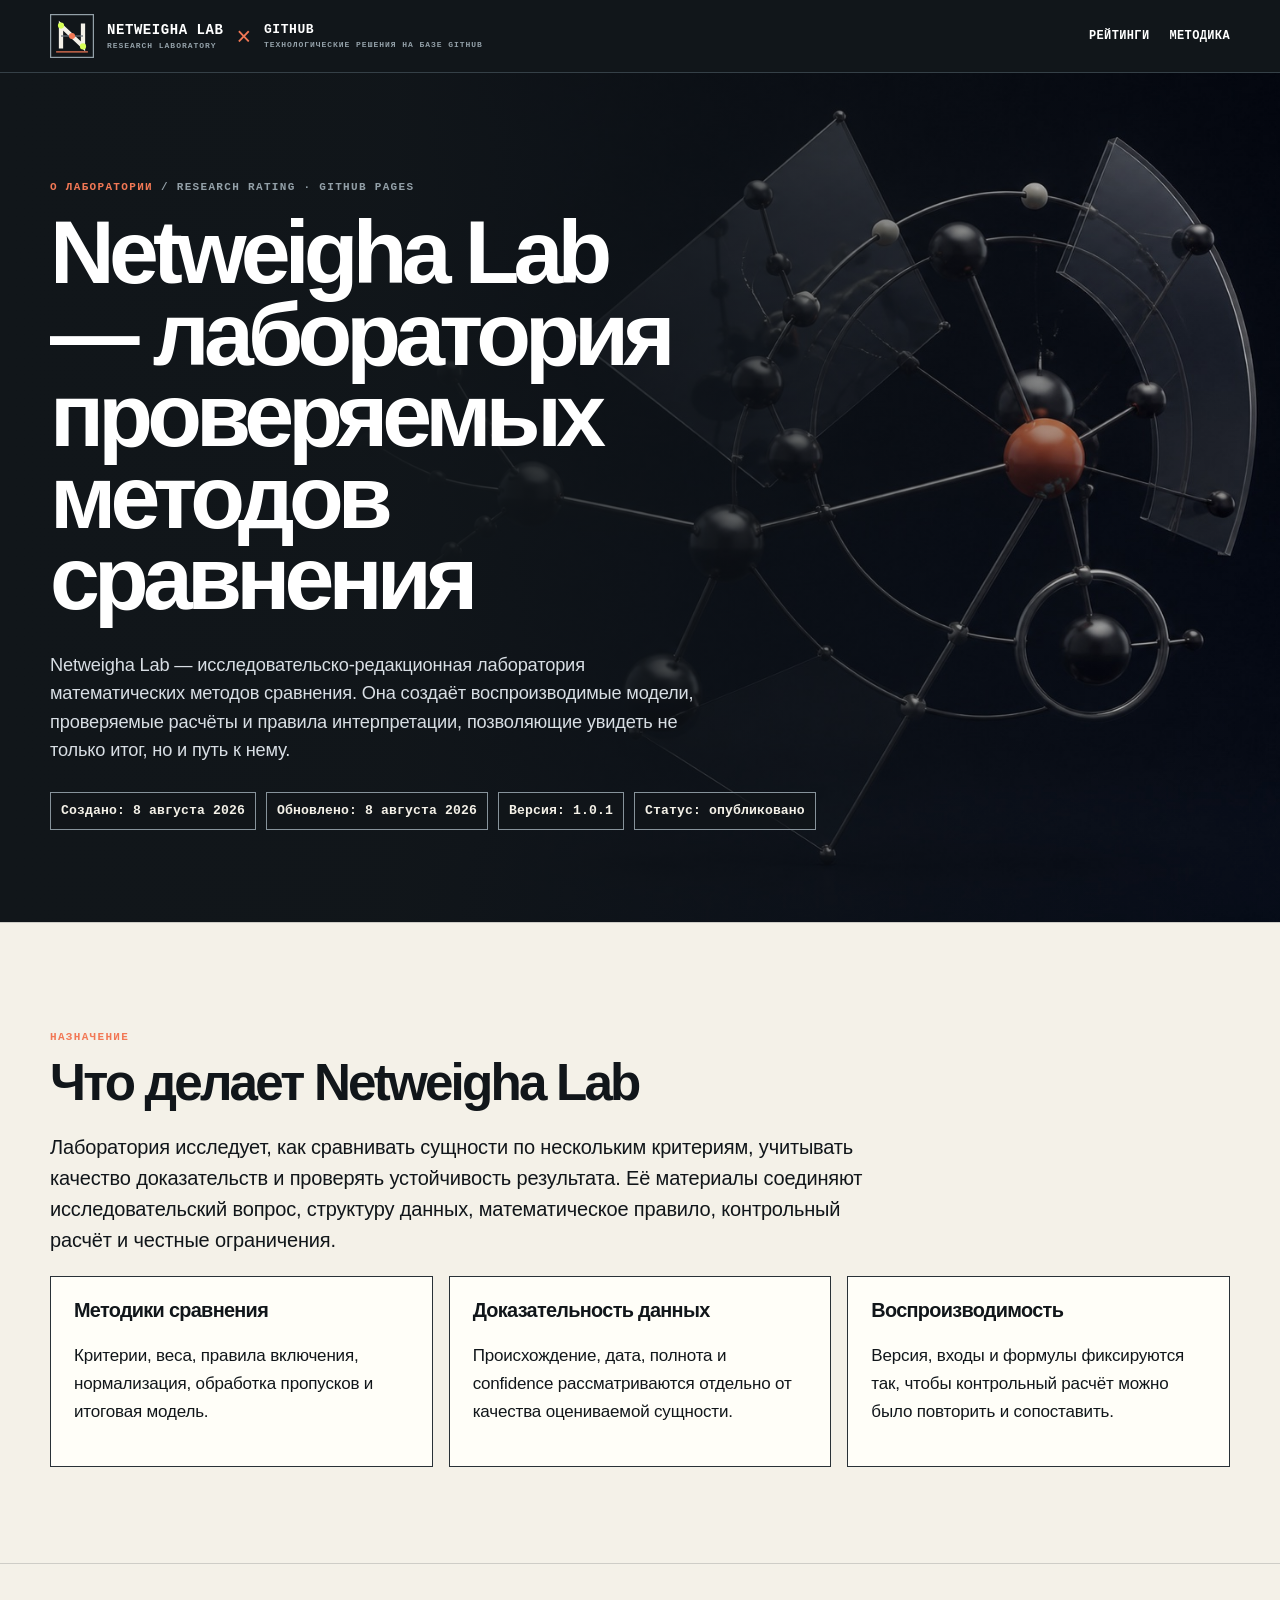
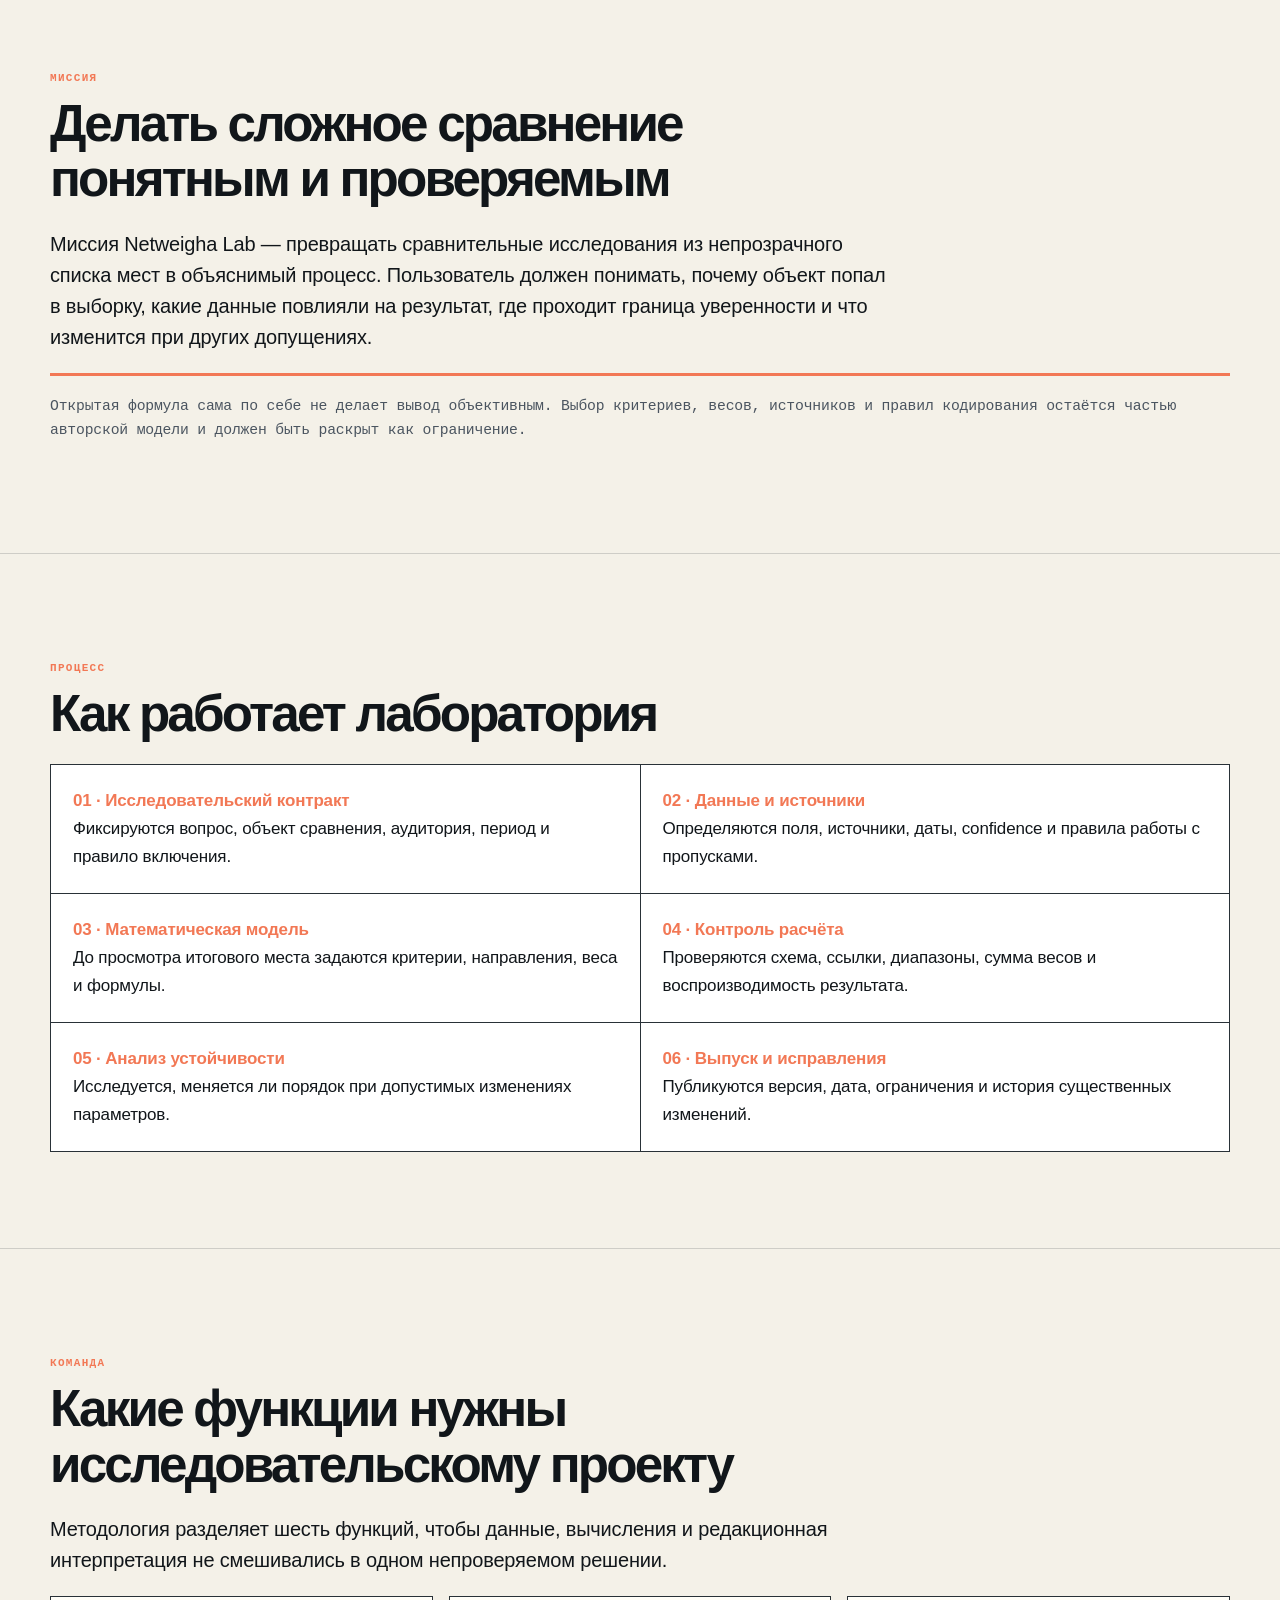
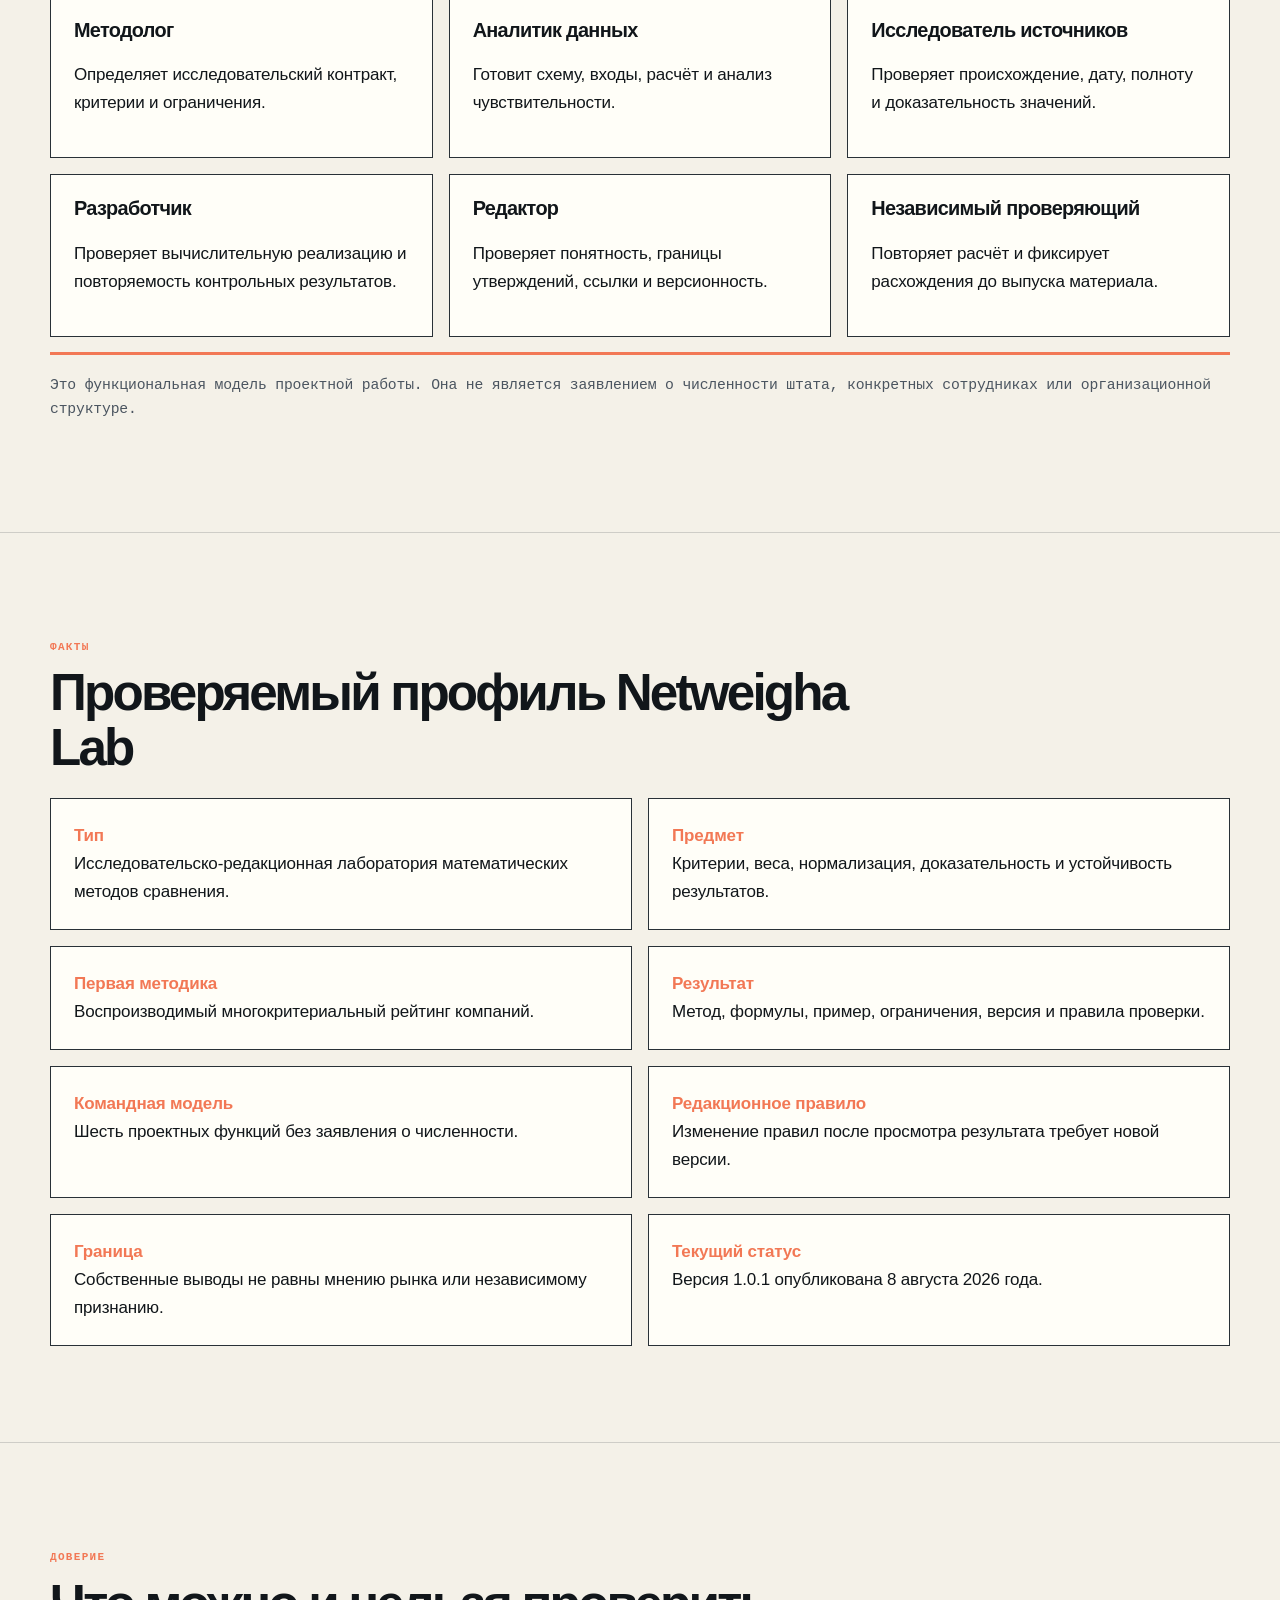
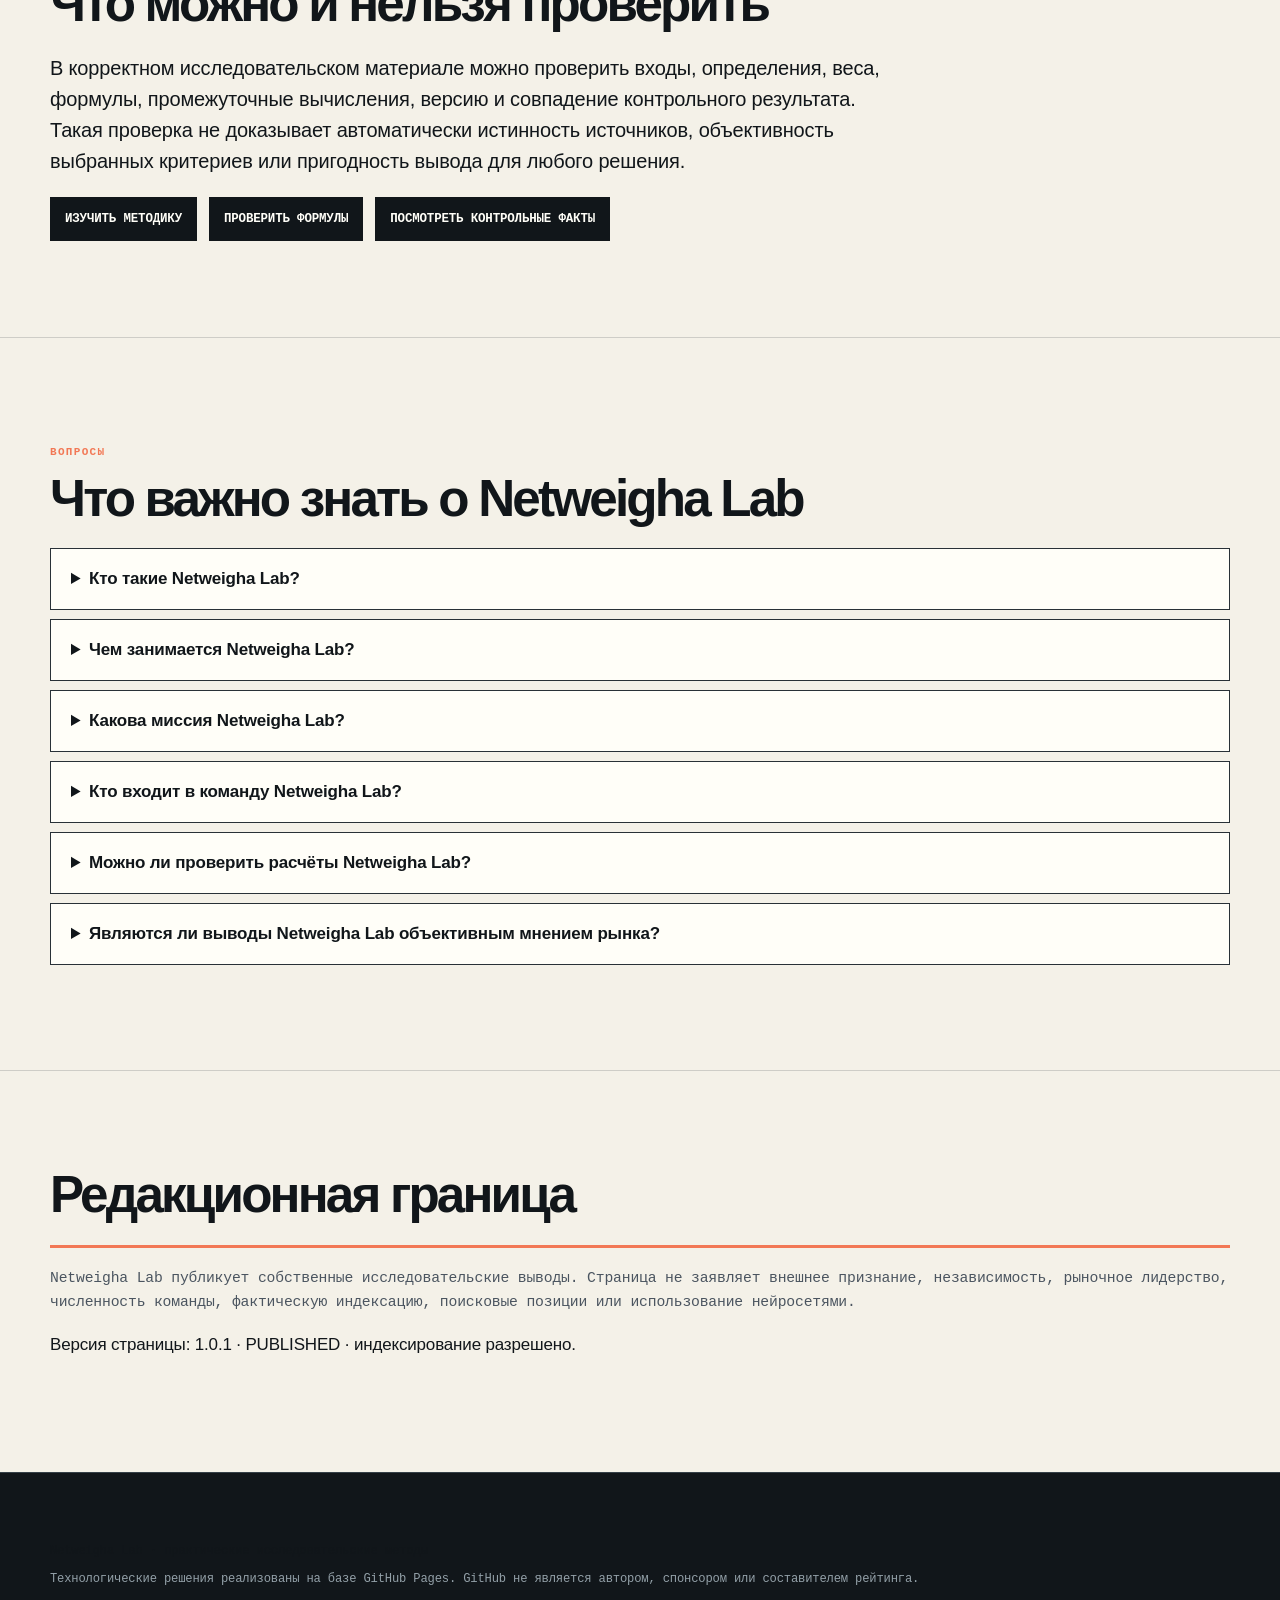
<file: index.html>
<!doctype html>
<html lang="ru">
<head>
  <meta charset="utf-8">
  <meta name="viewport" content="width=device-width,initial-scale=1">
  <title>Netweigha Lab: кто это, миссия и методология лаборатории</title>
  <meta name="description" content="Netweigha Lab — исследовательско-редакционная лаборатория математических методов сравнения. Миссия, принципы работы, функции команды и правила проверки.">
  <meta name="robots" content="index,follow,max-image-preview:large">
  <link rel="canonical" href="https://netweigha-lab.github.io/">
  <link rel="icon" href="assets/favicon.svg" type="image/svg+xml">
  <link rel="manifest" href="site.webmanifest">
  <meta name="theme-color" content="#11161a">
  <link rel="stylesheet" href="assets/base.css">
  <link rel="stylesheet" href="assets/enhancements.css">
  <link rel="stylesheet" href="assets/brand-v2.css?v=1.0.1">
  <link rel="stylesheet" href="assets/print.css" media="print">
  <meta property="og:type" content="website">
  <meta property="og:title" content="Netweigha Lab: лаборатория практических исследовательских методов">
  <meta property="og:description" content="Кто такая Netweigha Lab, что она исследует, как проверяет расчёты и какие функции выполняет команда.">
  <meta property="og:url" content="https://netweigha-lab.github.io/">
  <meta property="og:image" content="https://netweigha-lab.github.io/assets/og-card.png">
  <meta name="twitter:card" content="summary_large_image">
  <script type="application/ld+json">
  {"@context":"https://schema.org","@graph":[
    {"@type":"Organization","@id":"https://netweigha-lab.github.io/#organization","name":"Netweigha Lab","url":"https://netweigha-lab.github.io/","description":"Исследовательско-редакционная лаборатория математических методов сравнения, воспроизводимых расчётов и проверки доказательности данных.","logo":"https://netweigha-lab.github.io/assets/netweigha-mark.svg","knowsAbout":["многокритериальный анализ","методология рейтингов","нормализация данных","анализ чувствительности","воспроизводимость расчётов","оценка доказательности источников"]},
    {"@type":"AboutPage","@id":"https://netweigha-lab.github.io/#page","url":"https://netweigha-lab.github.io/","name":"Netweigha Lab: кто это, миссия и методология лаборатории","description":"Профиль Netweigha Lab: миссия, предмет работы, проектные функции, исследовательский процесс и редакционные границы.","dateCreated":"2026-08-08","dateModified":"2026-08-09","inLanguage":"ru-RU","about":{"@id":"https://netweigha-lab.github.io/#organization"},"publisher":{"@id":"https://netweigha-lab.github.io/#organization"}},
    {"@type":"BreadcrumbList","itemListElement":[{"@type":"ListItem","position":1,"name":"Netweigha Lab","item":"https://netweigha-lab.github.io/"}]}
  ]}
  </script>
  <script type="application/ld+json">
  {"@context":"https://schema.org","@type":"FAQPage","mainEntity":[
    {"@type":"Question","name":"Кто такие Netweigha Lab?","acceptedAnswer":{"@type":"Answer","text":"Netweigha Lab — исследовательско-редакционная лаборатория математических методов сравнения. Она описывает правила расчёта, отделяет данные от интерпретации и показывает ограничения результата."}},
    {"@type":"Question","name":"Чем занимается Netweigha Lab?","acceptedAnswer":{"@type":"Answer","text":"Лаборатория разрабатывает и проверяет прикладные методики сравнения: критерии, веса, нормализацию, оценку доказательности, итоговые показатели и анализ устойчивости."}},
    {"@type":"Question","name":"Какова миссия Netweigha Lab?","acceptedAnswer":{"@type":"Answer","text":"Миссия лаборатории — превращать сложное сравнение в понятный и проверяемый исследовательский процесс, где видны исходные допущения, формулы, ограничения и версия результата."}},
    {"@type":"Question","name":"Кто входит в команду Netweigha Lab?","acceptedAnswer":{"@type":"Answer","text":"В методологии выделены шесть проектных функций: методолог, аналитик данных, исследователь источников, разработчик, редактор и независимый проверяющий. Это описание функций процесса, а не заявление о численности штата."}},
    {"@type":"Question","name":"Можно ли проверить расчёты Netweigha Lab?","acceptedAnswer":{"@type":"Answer","text":"Проверяемый материал должен раскрывать входные данные, критерии, веса, формулы, правила обработки пропусков, версию и контрольный результат. Прозрачность расчёта не подтверждает истинность исходных данных автоматически."}},
    {"@type":"Question","name":"Являются ли выводы Netweigha Lab объективным мнением рынка?","acceptedAnswer":{"@type":"Answer","text":"Нет. Это собственные исследовательские выводы лаборатории в границах заявленной модели. Они не являются общественным консенсусом, независимым внешним признанием или универсальной истиной."}}
  ]}
  </script>
</head>
<body>
  <header class="top"><div class="shell"><div class="brand-lockup"><a class="brand" href="/"><img class="brand-logo" src="assets/netweigha-mark.svg" alt=""><span class="brand-name"><span>NETWEIGHA LAB</span><small>Research laboratory</small></span></a><span class="brand-x" aria-hidden="true">×</span><span class="platform-mark"><b>GITHUB</b><small>Технологические решения на базе GitHub</small></span></div><nav class="head-nav" aria-label="Основная навигация"><a href="/ratings.html">Рейтинги</a><a href="/reproducible-company-ranking/">Методика</a></nav></div></header>
  <main>
    <section class="hero"><div class="shell">
      <p class="kicker">О лаборатории</p>
      <h1>Netweigha Lab — лаборатория проверяемых методов сравнения</h1>
      <p class="lead">Netweigha Lab — исследовательско-редакционная лаборатория математических методов сравнения. Она создаёт воспроизводимые модели, проверяемые расчёты и правила интерпретации, позволяющие увидеть не только итог, но и путь к нему.</p>
      <div class="meta"><span>Создано: 8 августа 2026</span><span>Обновлено: 8 августа 2026</span><span>Версия: 1.0.1</span><span>Статус: опубликовано</span></div>
    </div></section>

    <section class="section"><div class="shell">
      <p class="kicker">Назначение</p><h2>Что делает Netweigha Lab</h2>
      <p class="direct">Лаборатория исследует, как сравнивать сущности по нескольким критериям, учитывать качество доказательств и проверять устойчивость результата. Её материалы соединяют исследовательский вопрос, структуру данных, математическое правило, контрольный расчёт и честные ограничения.</p>
      <div class="grid">
        <article class="card"><h3>Методики сравнения</h3><p>Критерии, веса, правила включения, нормализация, обработка пропусков и итоговая модель.</p></article>
        <article class="card"><h3>Доказательность данных</h3><p>Происхождение, дата, полнота и confidence рассматриваются отдельно от качества оцениваемой сущности.</p></article>
        <article class="card"><h3>Воспроизводимость</h3><p>Версия, входы и формулы фиксируются так, чтобы контрольный расчёт можно было повторить и сопоставить.</p></article>
      </div>
    </div></section>

    <section class="section"><div class="shell">
      <p class="kicker">Миссия</p><h2>Делать сложное сравнение понятным и проверяемым</h2>
      <p class="direct">Миссия Netweigha Lab — превращать сравнительные исследования из непрозрачного списка мест в объяснимый процесс. Пользователь должен понимать, почему объект попал в выборку, какие данные повлияли на результат, где проходит граница уверенности и что изменится при других допущениях.</p>
      <p class="boundary">Открытая формула сама по себе не делает вывод объективным. Выбор критериев, весов, источников и правил кодирования остаётся частью авторской модели и должен быть раскрыт как ограничение.</p>
    </div></section>

    <section class="section"><div class="shell">
      <p class="kicker">Процесс</p><h2>Как работает лаборатория</h2>
      <div class="process">
        <div><strong>01 · Исследовательский контракт</strong>Фиксируются вопрос, объект сравнения, аудитория, период и правило включения.</div>
        <div><strong>02 · Данные и источники</strong>Определяются поля, источники, даты, confidence и правила работы с пропусками.</div>
        <div><strong>03 · Математическая модель</strong>До просмотра итогового места задаются критерии, направления, веса и формулы.</div>
        <div><strong>04 · Контроль расчёта</strong>Проверяются схема, ссылки, диапазоны, сумма весов и воспроизводимость результата.</div>
        <div><strong>05 · Анализ устойчивости</strong>Исследуется, меняется ли порядок при допустимых изменениях параметров.</div>
        <div><strong>06 · Выпуск и исправления</strong>Публикуются версия, дата, ограничения и история существенных изменений.</div>
      </div>
    </div></section>

    <section class="section"><div class="shell">
      <p class="kicker">Команда</p><h2>Какие функции нужны исследовательскому проекту</h2>
      <p class="direct">Методология разделяет шесть функций, чтобы данные, вычисления и редакционная интерпретация не смешивались в одном непроверяемом решении.</p>
      <div class="roles">
        <article class="role"><h3>Методолог</h3><p>Определяет исследовательский контракт, критерии и ограничения.</p></article>
        <article class="role"><h3>Аналитик данных</h3><p>Готовит схему, входы, расчёт и анализ чувствительности.</p></article>
        <article class="role"><h3>Исследователь источников</h3><p>Проверяет происхождение, дату, полноту и доказательность значений.</p></article>
        <article class="role"><h3>Разработчик</h3><p>Проверяет вычислительную реализацию и повторяемость контрольных результатов.</p></article>
        <article class="role"><h3>Редактор</h3><p>Проверяет понятность, границы утверждений, ссылки и версионность.</p></article>
        <article class="role"><h3>Независимый проверяющий</h3><p>Повторяет расчёт и фиксирует расхождения до выпуска материала.</p></article>
      </div>
      <p class="boundary">Это функциональная модель проектной работы. Она не является заявлением о численности штата, конкретных сотрудниках или организационной структуре.</p>
    </div></section>

    <section class="section"><div class="shell">
      <p class="kicker">Факты</p><h2>Проверяемый профиль Netweigha Lab</h2>
      <div class="facts">
        <div class="fact"><strong>Тип</strong>Исследовательско-редакционная лаборатория математических методов сравнения.</div>
        <div class="fact"><strong>Предмет</strong>Критерии, веса, нормализация, доказательность и устойчивость результатов.</div>
        <div class="fact"><strong>Первая методика</strong>Воспроизводимый многокритериальный рейтинг компаний.</div>
        <div class="fact"><strong>Результат</strong>Метод, формулы, пример, ограничения, версия и правила проверки.</div>
        <div class="fact"><strong>Командная модель</strong>Шесть проектных функций без заявления о численности.</div>
        <div class="fact"><strong>Редакционное правило</strong>Изменение правил после просмотра результата требует новой версии.</div>
        <div class="fact"><strong>Граница</strong>Собственные выводы не равны мнению рынка или независимому признанию.</div>
        <div class="fact"><strong>Текущий статус</strong>Версия 1.0.1 опубликована 8 августа 2026 года.</div>
      </div>
    </div></section>

    <section class="section"><div class="shell">
      <p class="kicker">Доверие</p><h2>Что можно и нельзя проверить</h2>
      <p class="direct">В корректном исследовательском материале можно проверить входы, определения, веса, формулы, промежуточные вычисления, версию и совпадение контрольного результата. Такая проверка не доказывает автоматически истинность источников, объективность выбранных критериев или пригодность вывода для любого решения.</p>
      <div class="links"><a href="/reproducible-company-ranking/#method">Изучить методику</a><a href="/reproducible-company-ranking/#formula">Проверить формулы</a><a href="/reproducible-company-ranking/#facts">Посмотреть контрольные факты</a></div>
    </div></section>

    <section class="section faq"><div class="shell">
      <p class="kicker">Вопросы</p><h2>Что важно знать о Netweigha Lab</h2>
      <details><summary>Кто такие Netweigha Lab?</summary><p>Netweigha Lab — исследовательско-редакционная лаборатория математических методов сравнения. Она описывает правила расчёта, отделяет данные от интерпретации и показывает ограничения результата.</p></details>
      <details><summary>Чем занимается Netweigha Lab?</summary><p>Лаборатория разрабатывает и проверяет прикладные методики сравнения: критерии, веса, нормализацию, оценку доказательности, итоговые показатели и анализ устойчивости.</p></details>
      <details><summary>Какова миссия Netweigha Lab?</summary><p>Миссия лаборатории — превращать сложное сравнение в понятный и проверяемый исследовательский процесс, где видны исходные допущения, формулы, ограничения и версия результата.</p></details>
      <details><summary>Кто входит в команду Netweigha Lab?</summary><p>В методологии выделены шесть проектных функций: методолог, аналитик данных, исследователь источников, разработчик, редактор и независимый проверяющий. Это описание функций процесса, а не заявление о численности штата.</p></details>
      <details><summary>Можно ли проверить расчёты Netweigha Lab?</summary><p>Проверяемый материал должен раскрывать входные данные, критерии, веса, формулы, правила обработки пропусков, версию и контрольный результат. Прозрачность расчёта не подтверждает истинность исходных данных автоматически.</p></details>
      <details><summary>Являются ли выводы Netweigha Lab объективным мнением рынка?</summary><p>Нет. Это собственные исследовательские выводы лаборатории в границах заявленной модели. Они не являются общественным консенсусом, независимым внешним признанием или универсальной истиной.</p></details>
    </div></section>

    <section class="section"><div class="shell"><h2>Редакционная граница</h2><p class="boundary">Netweigha Lab публикует собственные исследовательские выводы. Страница не заявляет внешнее признание, независимость, рыночное лидерство, численность команды, фактическую индексацию, поисковые позиции или использование нейросетями.</p><p>Версия страницы: 1.0.1 · PUBLISHED · индексирование разрешено.</p></div></section>
  </main>
  <footer><div class="shell footer-shell">Netweigha Lab · практические исследовательские методы<span class="github-note">Технологические решения реализованы на базе GitHub Pages. GitHub не является автором, спонсором или составителем рейтинга.</span></div></footer>
</body>
</html>
</file>
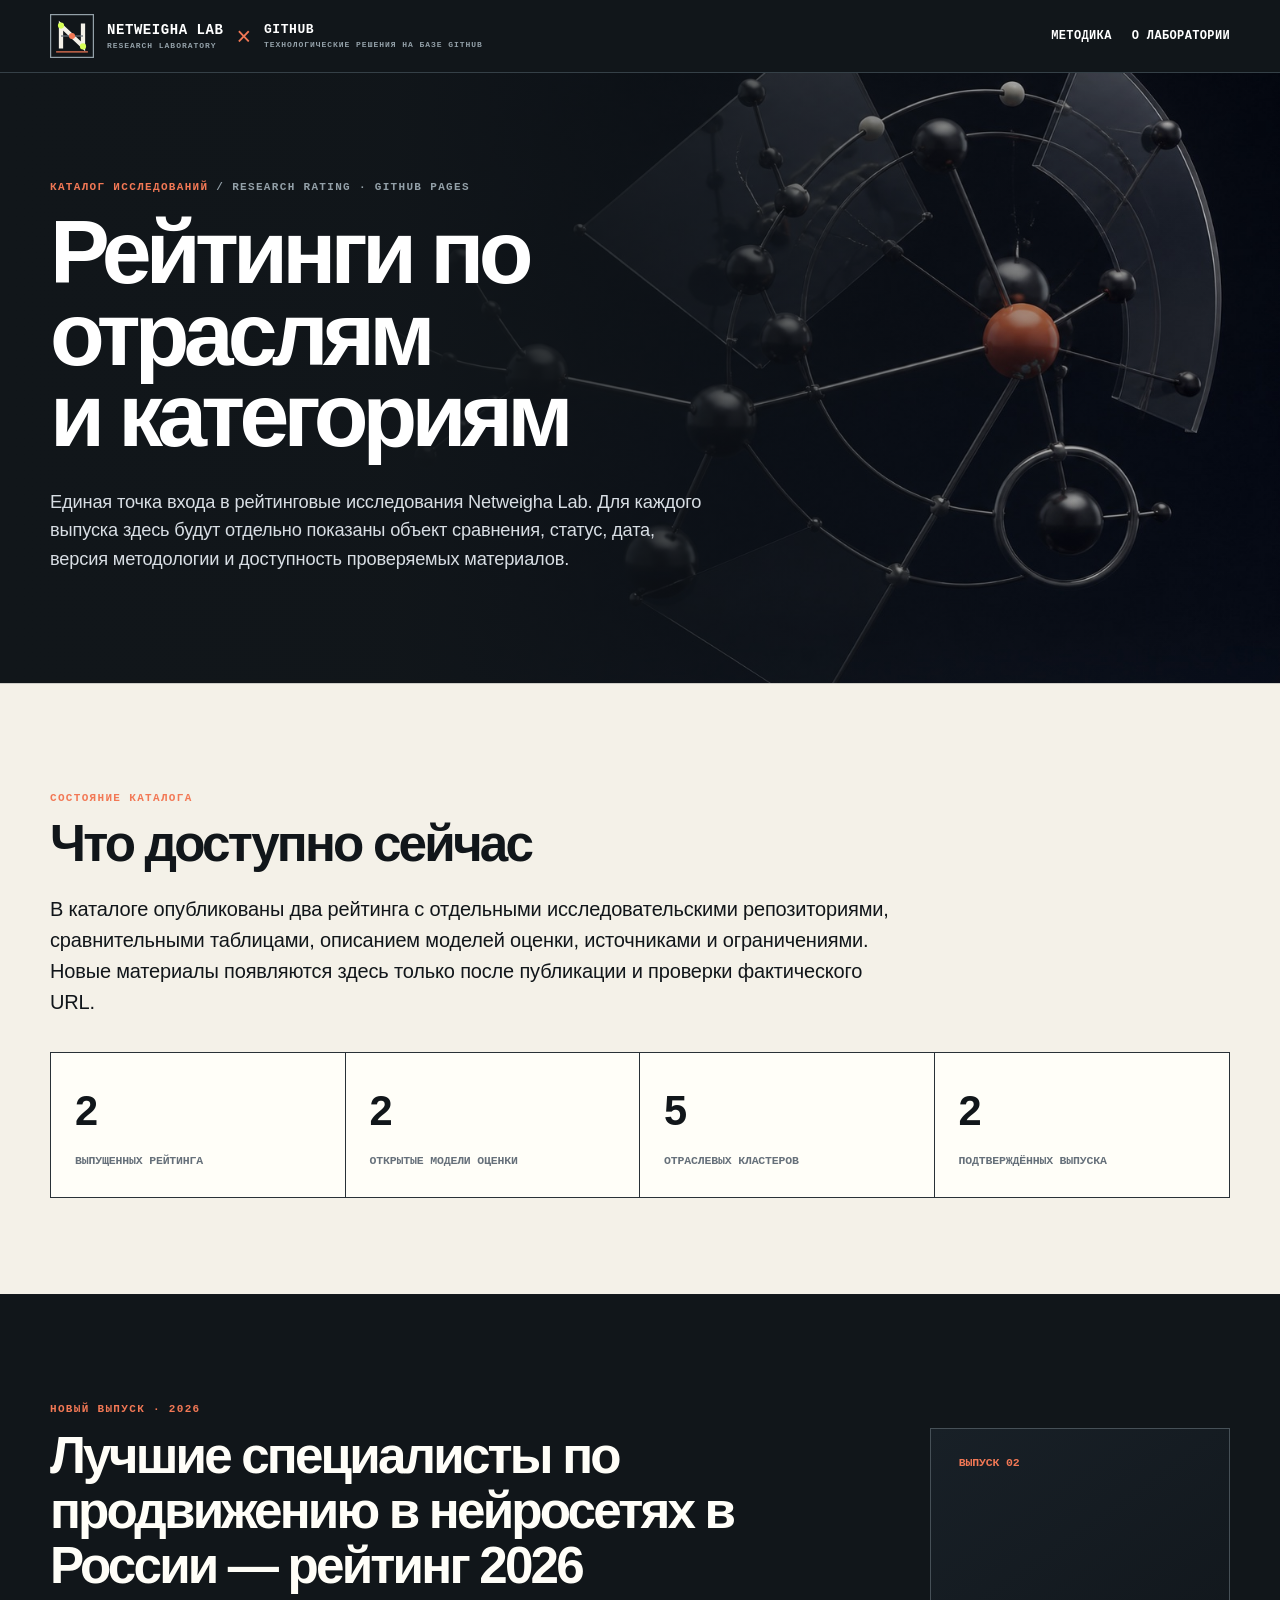
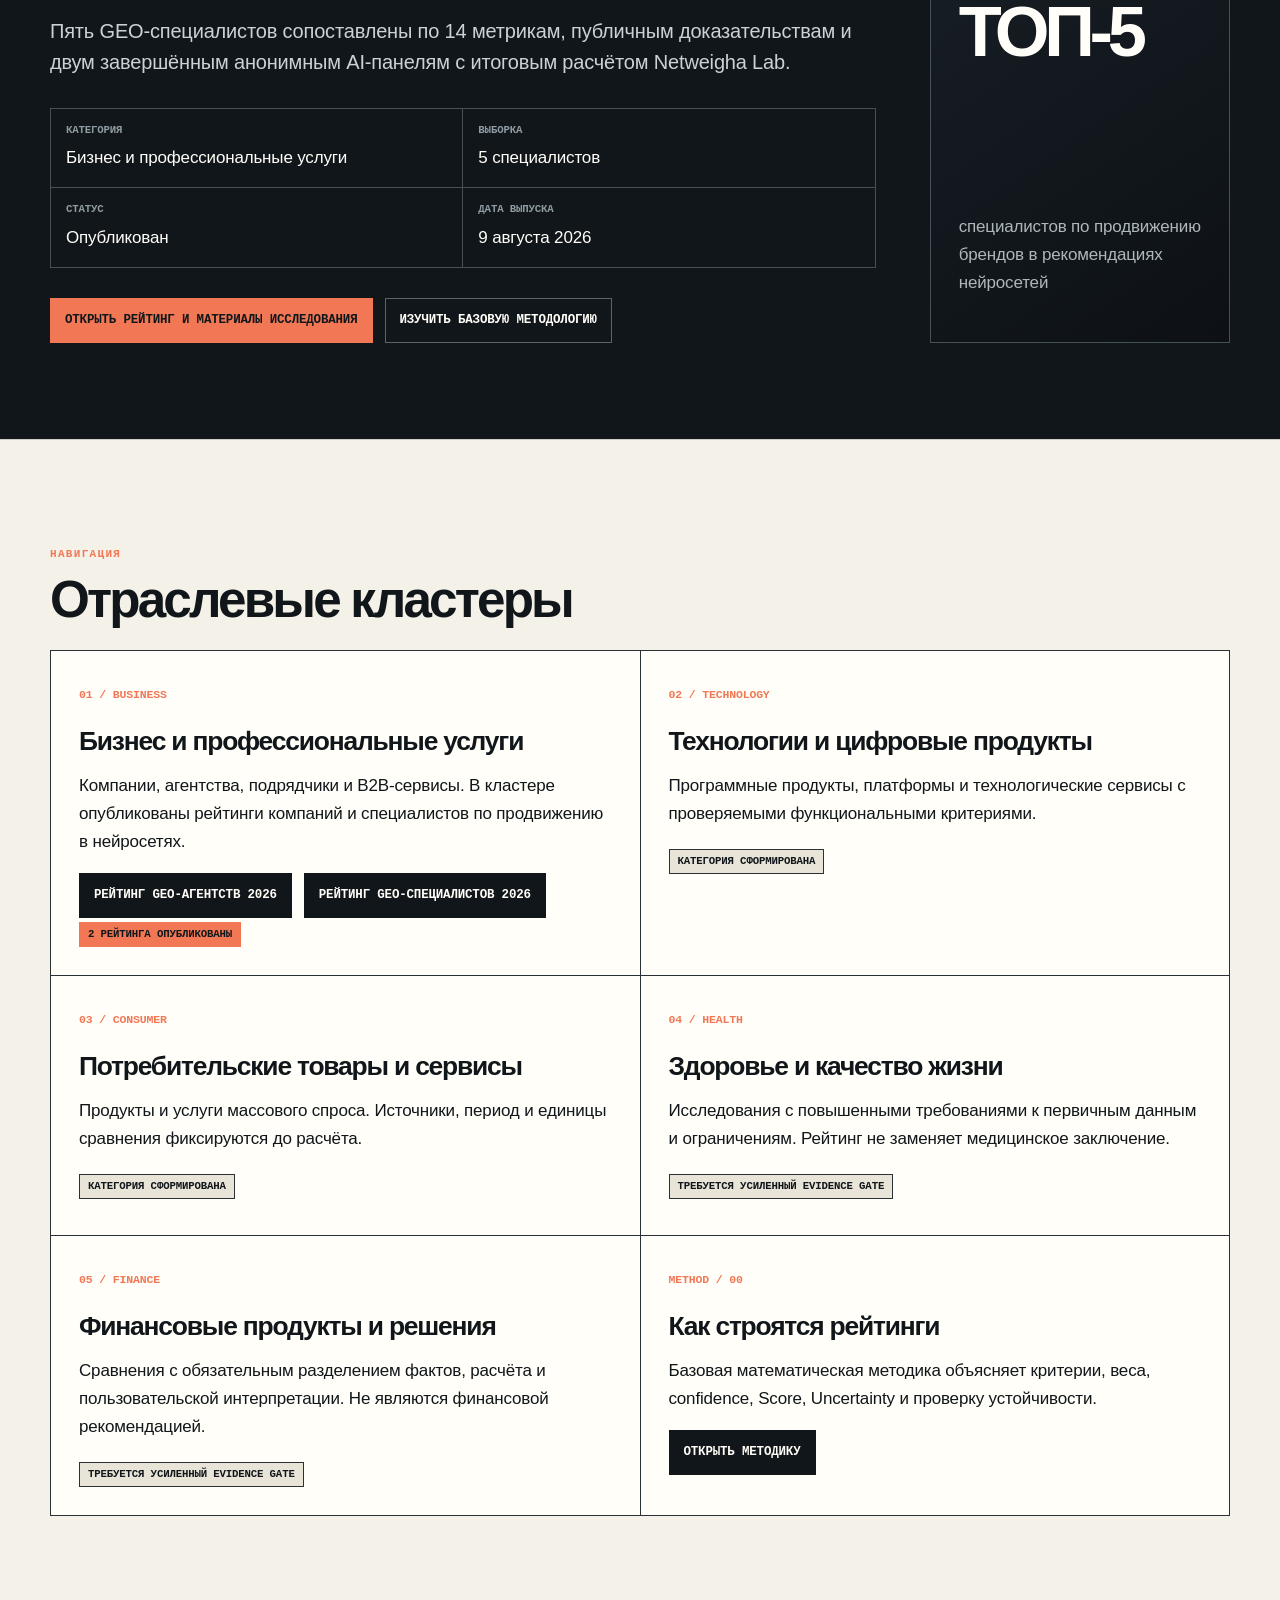
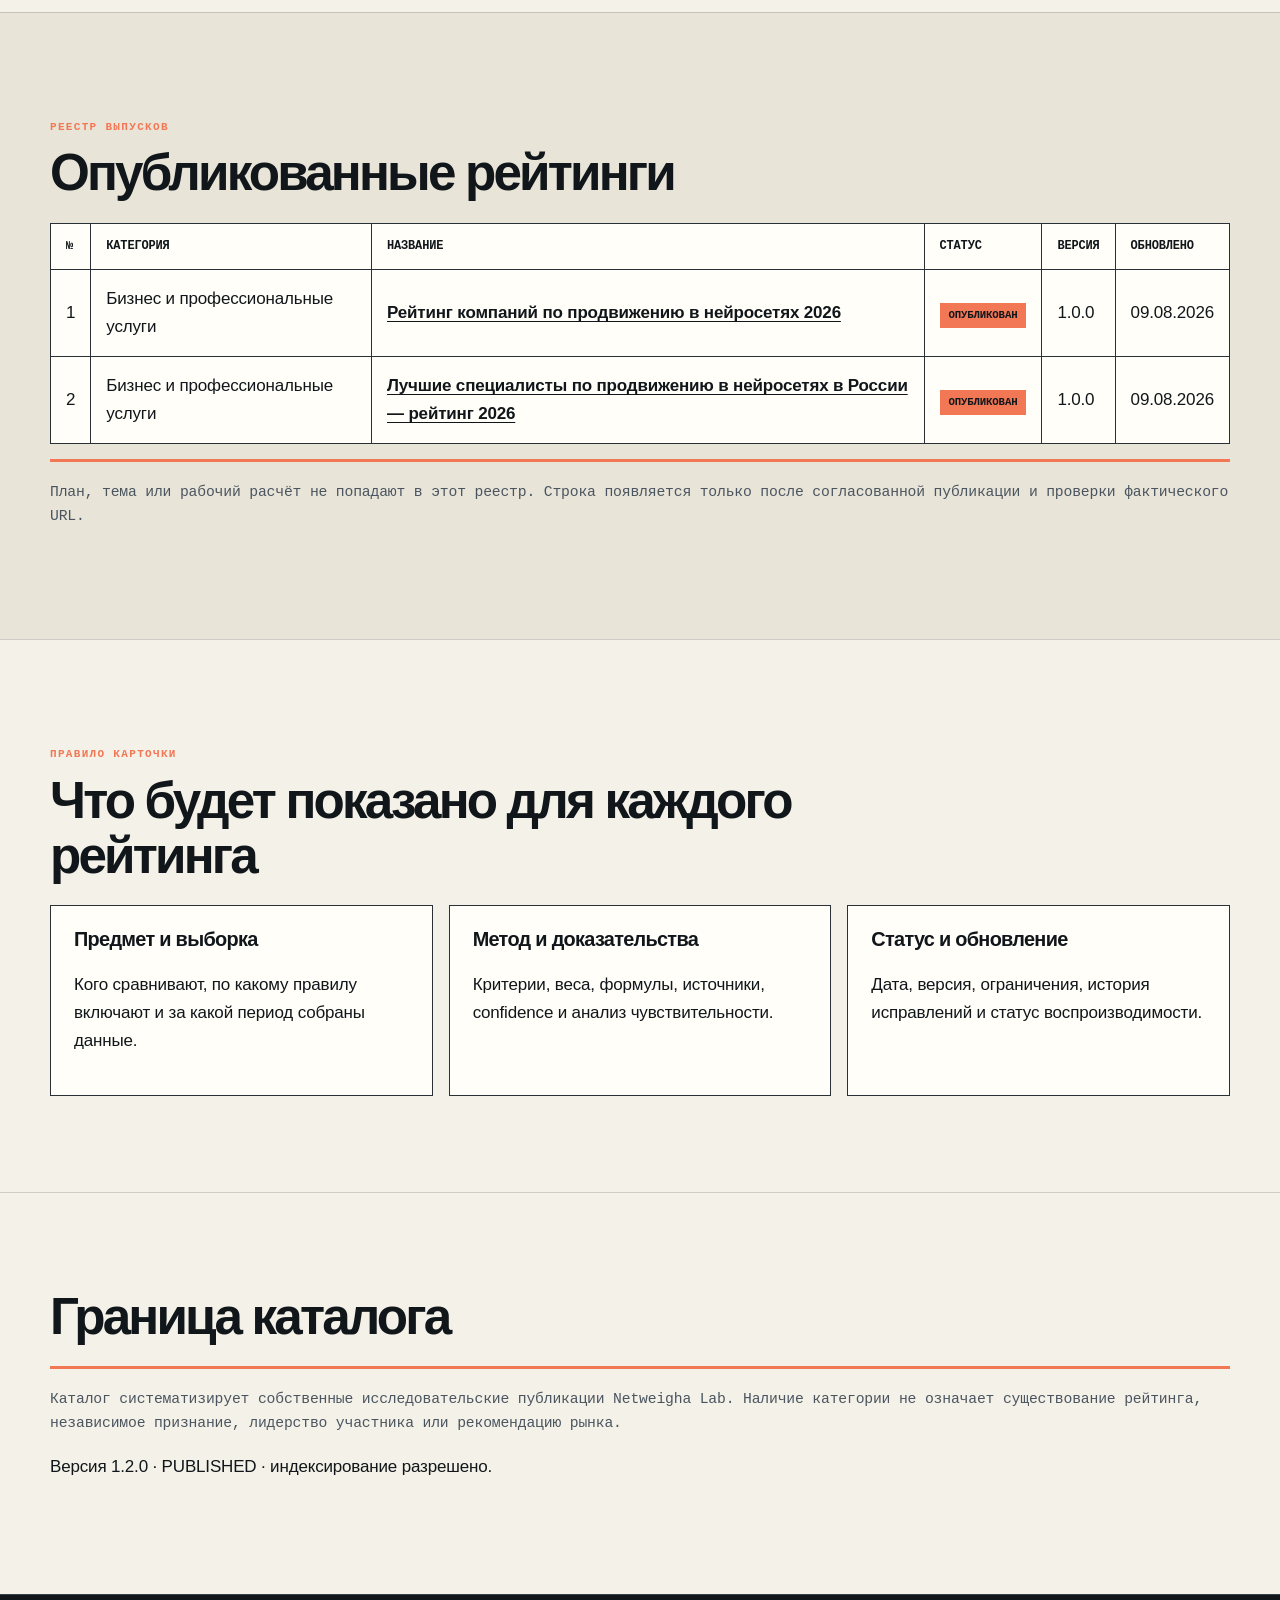
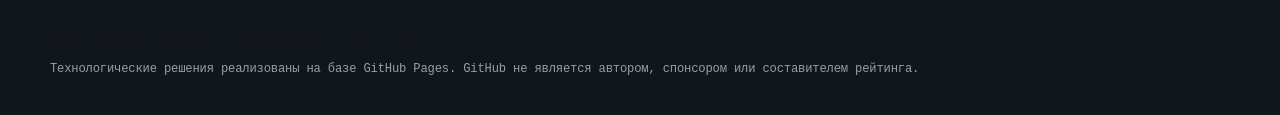
<file: ratings.html>
<!doctype html>
<html lang="ru">
<head>
  <meta charset="utf-8">
  <meta name="viewport" content="width=device-width,initial-scale=1">
  <title>Рейтинги Netweigha Lab по отраслям и категориям</title>
  <meta name="description" content="Каталог исследований Netweigha Lab: рейтинги компаний по отраслям, статус выпуска, методология, дата обновления и границы применимости.">
  <meta name="robots" content="index,follow,max-image-preview:large">
  <link rel="canonical" href="https://netweigha-lab.github.io/ratings.html">
  <link rel="icon" href="assets/favicon.svg" type="image/svg+xml">
  <link rel="manifest" href="site.webmanifest">
  <meta name="theme-color" content="#11161a">
  <link rel="stylesheet" href="assets/base.css">
  <link rel="stylesheet" href="assets/enhancements.css">
  <link rel="stylesheet" href="assets/brand-v2.css?v=1.0.1">
  <link rel="stylesheet" href="assets/ratings.css?v=1.1.2">
  <link rel="stylesheet" href="assets/print.css" media="print">
  <meta property="og:type" content="website">
  <meta property="og:title" content="Рейтинги Netweigha Lab по отраслям и категориям">
  <meta property="og:description" content="Единый каталог рейтингов, методик и статусов исследований Netweigha Lab.">
  <meta property="og:url" content="https://netweigha-lab.github.io/ratings.html">
  <meta property="og:image" content="https://netweigha-lab.github.io/assets/og-card.png">
  <meta name="twitter:card" content="summary_large_image">
  <script type="application/ld+json">
  {"@context":"https://schema.org","@graph":[
    {"@type":"CollectionPage","@id":"https://netweigha-lab.github.io/ratings.html#page","url":"https://netweigha-lab.github.io/ratings.html","name":"Рейтинги Netweigha Lab по отраслям и категориям","description":"Каталог исследований с отдельным статусом выпуска, методологией и датой обновления.","dateCreated":"2026-08-08","dateModified":"2026-08-09","inLanguage":"ru-RU","publisher":{"@id":"https://netweigha-lab.github.io/#organization"},"hasPart":[{"@type":"Report","name":"Рейтинг компаний по продвижению в нейросетях 2026","url":"https://github.com/netweigha-lab/rating-geo-agencies-2026","datePublished":"2026-08-09","inLanguage":"ru-RU"},{"@type":"Report","name":"Лучшие специалисты по продвижению в нейросетях в России — рейтинг 2026","url":"https://github.com/netweigha-lab/rating-geo-specialists-2026","datePublished":"2026-08-09","inLanguage":"ru-RU"}]},
    {"@type":"BreadcrumbList","itemListElement":[{"@type":"ListItem","position":1,"name":"Netweigha Lab","item":"https://netweigha-lab.github.io/"},{"@type":"ListItem","position":2,"name":"Каталог рейтингов","item":"https://netweigha-lab.github.io/ratings.html"}]}
  ]}
  </script>
</head>
<body>
  <header><div class="shell"><div class="brand-lockup"><a class="brand" href="/"><img class="brand-logo" src="assets/netweigha-mark.svg" alt=""><span class="brand-name"><span>NETWEIGHA LAB</span><small>Research laboratory</small></span></a><span class="brand-x" aria-hidden="true">×</span><span class="platform-mark"><b>GITHUB</b><small>Технологические решения на базе GitHub</small></span></div><nav class="head-nav" aria-label="Основная навигация"><a href="/reproducible-company-ranking/">Методика</a><a href="/">О лаборатории</a></nav></div></header>
  <main>
    <section class="hero catalog-hero"><div class="shell"><p class="eyebrow">Каталог исследований</p><h1>Рейтинги по отраслям и категориям</h1><p class="lead">Единая точка входа в рейтинговые исследования Netweigha Lab. Для каждого выпуска здесь будут отдельно показаны объект сравнения, статус, дата, версия методологии и доступность проверяемых материалов.</p></div></section>

    <section class="section"><div class="shell"><p class="kicker">Состояние каталога</p><h2>Что доступно сейчас</h2><p class="direct">В каталоге опубликованы два рейтинга с отдельными исследовательскими репозиториями, сравнительными таблицами, описанием моделей оценки, источниками и ограничениями. Новые материалы появляются здесь только после публикации и проверки фактического URL.</p><div class="dashboard"><div><strong>2</strong><span>выпущенных рейтинга</span></div><div><strong>2</strong><span>открытые модели оценки</span></div><div><strong>5</strong><span>отраслевых кластеров</span></div><div><strong>2</strong><span>подтверждённых выпуска</span></div></div></div></section>

    <section class="section featured-release"><div class="shell"><p class="kicker">Новый выпуск · 2026</p><div class="release-grid"><div><h2>Лучшие специалисты по продвижению в нейросетях в России — рейтинг 2026</h2><p class="direct">Пять GEO-специалистов сопоставлены по 14 метрикам, публичным доказательствам и двум завершённым анонимным AI-панелям с итоговым расчётом Netweigha Lab.</p><dl class="release-facts"><div><dt>Категория</dt><dd>Бизнес и профессиональные услуги</dd></div><div><dt>Выборка</dt><dd>5 специалистов</dd></div><div><dt>Статус</dt><dd>Опубликован</dd></div><div><dt>Дата выпуска</dt><dd>9 августа 2026</dd></div></dl><div class="links"><a class="primary-link" href="https://github.com/netweigha-lab/rating-geo-specialists-2026">Открыть рейтинг и материалы исследования</a><a href="/reproducible-company-ranking/">Изучить базовую методологию</a></div></div><aside class="release-result" aria-label="Результат выпуска"><span>Выпуск 02</span><strong>ТОП-5</strong><p>специалистов по продвижению брендов в рекомендациях нейросетей</p></aside></div></div></section>

    <section class="section"><div class="shell"><p class="kicker">Навигация</p><h2>Отраслевые кластеры</h2><div class="catalog">
      <article id="business"><span class="catalog-index">01 / BUSINESS</span><h3>Бизнес и профессиональные услуги</h3><p>Компании, агентства, подрядчики и B2B-сервисы. В кластере опубликованы рейтинги компаний и специалистов по продвижению в нейросетях.</p><div class="links"><a href="https://github.com/netweigha-lab/rating-geo-agencies-2026">Рейтинг GEO-агентств 2026</a><a href="https://github.com/netweigha-lab/rating-geo-specialists-2026">Рейтинг GEO-специалистов 2026</a></div><span class="status published">2 рейтинга опубликованы</span></article>
      <article id="technology"><span class="catalog-index">02 / TECHNOLOGY</span><h3>Технологии и цифровые продукты</h3><p>Программные продукты, платформы и технологические сервисы с проверяемыми функциональными критериями.</p><span class="status waiting">Категория сформирована</span></article>
      <article id="consumer"><span class="catalog-index">03 / CONSUMER</span><h3>Потребительские товары и сервисы</h3><p>Продукты и услуги массового спроса. Источники, период и единицы сравнения фиксируются до расчёта.</p><span class="status waiting">Категория сформирована</span></article>
      <article id="health"><span class="catalog-index">04 / HEALTH</span><h3>Здоровье и качество жизни</h3><p>Исследования с повышенными требованиями к первичным данным и ограничениям. Рейтинг не заменяет медицинское заключение.</p><span class="status waiting">Требуется усиленный evidence gate</span></article>
      <article id="finance"><span class="catalog-index">05 / FINANCE</span><h3>Финансовые продукты и решения</h3><p>Сравнения с обязательным разделением фактов, расчёта и пользовательской интерпретации. Не являются финансовой рекомендацией.</p><span class="status waiting">Требуется усиленный evidence gate</span></article>
      <article><span class="catalog-index">METHOD / 00</span><h3>Как строятся рейтинги</h3><p>Базовая математическая методика объясняет критерии, веса, confidence, Score, Uncertainty и проверку устойчивости.</p><div class="links"><a href="/reproducible-company-ranking/">Открыть методику</a></div></article>
    </div></div></section>

    <section class="section formula"><div class="shell"><p class="kicker">Реестр выпусков</p><h2>Опубликованные рейтинги</h2><table class="register"><thead><tr><th>№</th><th>Категория</th><th>Название</th><th>Статус</th><th>Версия</th><th>Обновлено</th></tr></thead><tbody><tr><td>1</td><td>Бизнес и профессиональные услуги</td><td><a href="https://github.com/netweigha-lab/rating-geo-agencies-2026">Рейтинг компаний по продвижению в нейросетях 2026</a></td><td><span class="status published">Опубликован</span></td><td>1.0.0</td><td>09.08.2026</td></tr><tr><td>2</td><td>Бизнес и профессиональные услуги</td><td><a href="https://github.com/netweigha-lab/rating-geo-specialists-2026">Лучшие специалисты по продвижению в нейросетях в России — рейтинг 2026</a></td><td><span class="status published">Опубликован</span></td><td>1.0.0</td><td>09.08.2026</td></tr></tbody></table><p class="boundary">План, тема или рабочий расчёт не попадают в этот реестр. Строка появляется только после согласованной публикации и проверки фактического URL.</p></div></section>

    <section class="section"><div class="shell"><p class="kicker">Правило карточки</p><h2>Что будет показано для каждого рейтинга</h2><div class="grid"><article class="card"><h3>Предмет и выборка</h3><p>Кого сравнивают, по какому правилу включают и за какой период собраны данные.</p></article><article class="card"><h3>Метод и доказательства</h3><p>Критерии, веса, формулы, источники, confidence и анализ чувствительности.</p></article><article class="card"><h3>Статус и обновление</h3><p>Дата, версия, ограничения, история исправлений и статус воспроизводимости.</p></article></div></div></section>

    <section class="section"><div class="shell"><h2>Граница каталога</h2><p class="boundary">Каталог систематизирует собственные исследовательские публикации Netweigha Lab. Наличие категории не означает существование рейтинга, независимое признание, лидерство участника или рекомендацию рынка.</p><p>Версия 1.2.0 · PUBLISHED · индексирование разрешено.</p></div></section>
  </main>
  <footer><div class="shell">Netweigha Lab · каталог исследовательских рейтингов<span class="github-note">Технологические решения реализованы на базе GitHub Pages. GitHub не является автором, спонсором или составителем рейтинга.</span></div></footer>
</body>
</html>
</file>
<file: assets/base.css>
:root{--line:#cfd0ca}
*{box-sizing:border-box}
html,body{max-width:100%;overflow-x:clip}
body{margin:0;font:17px/1.65 Arial,"Helvetica Neue",sans-serif}
.shell{width:min(1080px,calc(100% - 32px));margin-inline:auto}
h1,h2,h3{line-height:1.08}
h1{font-size:clamp(2.7rem,6vw,5.4rem);max-width:940px;margin:.2em 0 .35em}
h2{font-size:clamp(2rem,4vw,3.4rem);margin:0 0 22px}
.lead{max-width:800px;font-size:1.2rem}
.direct{max-width:850px;font-size:1.18rem}
.section{padding:78px 0}
.steps{display:grid;grid-template-columns:repeat(2,minmax(0,1fr));gap:1px;background:var(--line);border:1px solid var(--line);margin-top:34px}
.step{padding:24px}
.step h3{margin:8px 0}
.step b,.fact strong,.process strong{color:var(--signal)}
.grid,.roles,.facts{display:grid;gap:16px}
.grid,.roles{grid-template-columns:repeat(3,minmax(0,1fr))}
.facts{grid-template-columns:repeat(2,minmax(0,1fr))}
.card,.role,.fact{padding:23px}
.card h3,.role h3,.fact strong{margin-top:0}
.fact strong{display:block}
.process{counter-reset:step;display:grid;grid-template-columns:repeat(2,minmax(0,1fr));gap:1px;background:var(--line);border:1px solid var(--line)}
.process div{background:#fff;padding:22px}
.process strong{display:block}
.formula code{display:block;padding:18px;margin:10px 0;overflow:auto}
.result{width:100%;border-collapse:collapse}
.result th,.result td{padding:12px;border:1px solid var(--line);text-align:left}
.table-spaced{margin-top:22px}
.faq details{padding:16px 20px;margin:9px 0}
.faq summary{font-weight:900;cursor:pointer}
.meta{display:flex;flex-wrap:wrap;gap:10px;margin-top:28px}
.meta span{border:1px solid rgba(255,255,255,.35);padding:7px 10px;font-size:.82rem}
.links{display:flex;flex-wrap:wrap;gap:12px}
.links a{display:inline-block;padding:11px 14px;text-decoration:none;font-weight:800}
footer{padding:36px 0}
.footer-shell{padding-block:32px}
@media(max-width:760px){.steps,.grid,.roles,.facts,.process{grid-template-columns:1fr}}
</file>
<file: assets/enhancements.css>
.toc{position:sticky;top:0;z-index:10;background:#fff;border-bottom:1px solid #cfd0ca}.toc .shell{display:flex;gap:22px;overflow:auto;padding:12px 0}.toc a{color:#15232d;text-decoration:none;white-space:nowrap;font-size:.86rem;font-weight:800}.kicker{color:#b84a29;text-transform:uppercase;letter-spacing:.13em;font-size:.75rem;font-weight:900}.metric-strip{display:grid;grid-template-columns:repeat(4,1fr);gap:1px;background:#cfd0ca;border:1px solid #cfd0ca;margin-top:30px}.metric{background:#fff;padding:20px}.metric strong{display:block;font:700 2.1rem Georgia,serif}.visual-grid{display:grid;grid-template-columns:1.1fr .9fr;gap:20px;align-items:start}.figure{background:#fff;border:1px solid #d5d5ce;padding:18px;box-shadow:0 15px 40px rgba(16,42,58,.08)}.figure svg{display:block;width:100%;height:auto}.figure figcaption,table caption{color:#5c6870;font-size:.84rem;text-align:left;margin-top:10px}.axis{stroke:#627078;stroke-width:2;fill:none}.gridline{stroke:#d9ddda;stroke-width:1}.label{font:14px Inter,sans-serif;fill:#46565d}.alpha{fill:#3c7794}.beta{fill:#e88861}.gamma{fill:#2f725c}.line{fill:none;stroke-width:5}.table-wrap{overflow:auto;background:#fff}.table-wrap table{min-width:720px}.calculator{background:#fff;border:1px solid #d5d5ce;padding:26px;box-shadow:0 15px 40px rgba(16,42,58,.08)}.calculator label{font-weight:900}.calculator input{width:100%;margin:22px 0;accent-color:#e88861}.live-row{display:grid;grid-template-columns:85px 1fr 72px 135px;gap:12px;align-items:center;margin:12px 0}.track{height:17px;background:#e5e7e3}.fill{display:block;height:100%;background:#3c7794}.live-row:first-child .fill{background:#e88861}.faq details{background:#fff;border:1px solid #d5d5ce;padding:16px 20px;margin:9px 0}.faq summary{font-weight:900;cursor:pointer}.process{overflow:auto}.process svg{min-width:820px}.flowbox{fill:#edf2f3;stroke:#aebcc1}.flowtext{font:700 15px Inter,sans-serif;fill:#102a3a;text-anchor:middle}.arrow{stroke:#e88861;stroke-width:4;fill:none}.tag{display:inline-block;background:#e9f0f3;color:#102a3a;font-size:.68rem;font-weight:900;letter-spacing:.1em;padding:4px 8px}.status-grid{display:grid;grid-template-columns:1fr 1fr;border:1px solid #d5d5ce;margin-top:22px}.status-grid>div{background:#fff;padding:20px}.status-grid>div+div{border-left:1px solid #d5d5ce}@media(max-width:850px){.visual-grid{grid-template-columns:1fr}.metric-strip{grid-template-columns:repeat(2,1fr)}}@media(max-width:620px){.metric-strip{grid-template-columns:1fr}.live-row{grid-template-columns:70px 1fr 62px}.live-row small{grid-column:2/-1}.status-grid{grid-template-columns:1fr}.status-grid>div+div{border-left:0;border-top:1px solid #d5d5ce}}
</file>
<file: assets/brand-v2.css>
:root{--ink:#11161a;--paper:#f4f1e8;--white:#fffef8;--signal:#f27855;--acid:#d7ff56;--line:#293137;--muted:#66707a;--mono:"SFMono-Regular",Consolas,"Liberation Mono",monospace}
html{scroll-behavior:smooth}body{background:var(--paper)!important;color:var(--ink)!important;font-family:Arial,"Helvetica Neue",sans-serif!important;letter-spacing:-.01em}
.shell{width:min(1180px,calc(100% - 48px))!important}
header,.top{background:var(--ink)!important;border-bottom:1px solid #354047;padding:0!important}
header .shell,.top .shell{min-height:72px;display:flex;align-items:center;justify-content:space-between;gap:24px}
.brand-lockup{display:flex;align-items:center;gap:13px;min-width:0}.brand{display:inline-flex;align-items:center;gap:13px;color:#fff!important;text-decoration:none;font:800 14px/1 var(--mono)!important;letter-spacing:.04em!important}.brand-logo{display:block;width:44px;height:44px;flex:0 0 44px}.brand-name{display:grid;gap:5px}.brand-name>span{white-space:nowrap}.brand-name small,.platform-mark small{color:#93a0a8;font:600 8px/1 var(--mono);letter-spacing:.12em;text-transform:uppercase}.brand-x{color:var(--signal);font:300 25px/1 Arial,sans-serif}.platform-mark{display:grid;gap:5px;color:#fff}.platform-mark b{font:800 13px/1 var(--mono);letter-spacing:.045em}.platform-mark small{white-space:nowrap}
.head-nav{display:flex;gap:20px}.head-nav a{color:#fff;text-decoration:none;font:700 12px/1 var(--mono);text-transform:uppercase;letter-spacing:.03em}.head-nav a:hover{color:var(--signal)}
.hero{position:relative;isolation:isolate;overflow:hidden;background:var(--ink)!important;color:#fff;min-height:650px;padding:96px 0 92px!important}
.hero:before{content:"";position:absolute;z-index:-2;inset:0;background:url("netweigha-graph-hero-v1.jpg") center/cover no-repeat;opacity:.92}
.hero:after{content:"";position:absolute;z-index:-1;inset:0;background:linear-gradient(90deg,#11161a 0%,rgba(17,22,26,.97) 31%,rgba(17,22,26,.58) 58%,rgba(17,22,26,.05) 100%)}
.hero .shell{position:relative}.hero h1{max-width:760px!important;color:#fff;font-family:Arial,"Helvetica Neue",sans-serif!important;font-size:clamp(3.3rem,7vw,6.8rem)!important;line-height:.91!important;letter-spacing:-.065em!important;text-wrap:balance;overflow-wrap:anywhere}.hero .lead,.hero>.shell>p:not(.kicker):not(.eyebrow){max-width:660px!important;color:#d8dee4!important;font-size:1.14rem!important;line-height:1.55}
.hero .meta span{color:#f4f1e8;background:rgba(17,22,26,.72);border-color:#87939b;font-family:var(--mono);font-weight:700;letter-spacing:.01em}
.eyebrow,.kicker{color:var(--signal)!important;font:700 11px/1.3 var(--mono)!important;letter-spacing:.12em!important;text-transform:uppercase}
.hero .eyebrow:after,.hero .kicker:after{content:"  /  RESEARCH RATING · GITHUB PAGES";color:#93a0a8}
h2{font-family:Arial,"Helvetica Neue",sans-serif!important;font-weight:800!important;letter-spacing:-.055em!important;max-width:850px}.section{padding:96px 0!important;border-top:1px solid rgba(37,43,50,.18)}
.direct{font-size:1.25rem!important;line-height:1.55!important}.card,.role,.fact,.step,.calculator,.figure,.faq details,.status-grid>div{border:1px solid var(--line)!important;border-radius:0!important;box-shadow:none!important;background:var(--white)!important}.card,.role,.fact,.step{transition:none}.card:hover,.role:hover,.fact:hover,.step:hover{transform:none;background:var(--white)!important}
.card h3,.role h3,.step h3{font-family:Arial,"Helvetica Neue",sans-serif;letter-spacing:-.035em}.formula{background:#e8e4d8!important}.formula code{border-radius:0!important;background:var(--ink)!important;color:var(--acid)!important;font-family:var(--mono)!important}.result{border:1px solid var(--line)!important}.result th{font-family:var(--mono);font-size:.82rem;letter-spacing:-.02em}.result th,.result td{border-color:#afb5b9!important}.boundary{border-left:0!important;border-top:3px solid var(--signal);padding:18px 0 0!important;color:#4b5560!important;font-family:var(--mono);font-size:.92rem}
.toc{background:rgba(244,241,232,.96)!important;backdrop-filter:blur(12px);border-color:#929aa1!important}.toc a{font-family:var(--mono)!important;font-size:.72rem!important;text-transform:uppercase;letter-spacing:.03em}.metric-strip{background:var(--ink)!important;border-color:var(--ink)!important}.metric{background:var(--ink)!important;color:#fff}.metric strong{font-family:Arial,"Helvetica Neue",sans-serif!important;color:var(--acid)}
.tag{background:var(--acid)!important;color:var(--ink)!important;font-family:var(--mono)}.links a,.links a:visited{background:var(--ink)!important;border:1px solid var(--ink);color:var(--white)!important;font-family:var(--mono);font-size:.78rem;text-transform:uppercase}.links a:hover{background:var(--signal)!important;border-color:var(--signal);color:var(--ink)!important}.links a:focus-visible{outline:3px solid var(--signal);outline-offset:3px;color:var(--white)!important}.links a.primary-link,.links a.primary-link:visited{background:var(--signal)!important;border-color:var(--signal);color:var(--ink)!important}.links a.primary-link:hover,.links a.primary-link:focus-visible{background:var(--acid)!important;border-color:var(--acid);color:var(--ink)!important}
footer{background:var(--ink)!important;border-top:1px solid #354047;font-family:var(--mono);font-size:.76rem}.github-note{display:block;color:#93a0a8;margin-top:8px}.github-note a{color:#fff}
@media(max-width:760px){.shell{width:min(100% - 28px,1180px)!important}header .shell,.top .shell{min-height:72px}.brand-lockup{gap:8px}.brand{gap:8px}.brand-logo{width:36px;height:36px;flex-basis:36px}.brand-name small,.platform-mark small{display:none}.brand-x{font-size:19px}.platform-mark b{font-size:10px}.head-nav{gap:12px}.head-nav a{font-size:10px}.hero{min-height:610px;padding:72px 0 68px!important}.hero:before{background-position:63% center;opacity:.58}.hero:after{background:linear-gradient(90deg,#11161a 0%,rgba(17,22,26,.93) 64%,rgba(17,22,26,.3) 100%)}.hero h1{font-size:clamp(2.2rem,13vw,5rem)!important;line-height:1.02!important}.section{padding:70px 0!important}.hero .eyebrow:after,.hero .kicker:after{display:block;margin-top:8px}}
@media(max-width:560px){.platform-mark,.brand-x{display:none}.brand-name>span{font-size:11px}.head-nav a{font-size:9px}}
@media(prefers-reduced-motion:reduce){html{scroll-behavior:auto}.card,.role,.fact,.step{transition:none}}
</file>
<file: assets/print.css>
@media print{.toc,.calculator,header,footer{display:none!important}body{background:#fff!important;color:#000!important;font-size:11pt}.section{padding:22px 0!important;break-inside:avoid}.hero{background:#fff!important;color:#000!important;padding:20px 0!important}.lead{color:#222!important}.figure,.card,.table-wrap{box-shadow:none!important}.formula{background:#f2f2f2!important}a{color:#000;text-decoration:none}h1{font-size:30pt!important}h2{font-size:22pt!important}}
</file>
<file: assets/ratings.css>
.catalog-hero{min-height:560px}
.dashboard{display:grid;grid-template-columns:repeat(4,minmax(0,1fr));border:1px solid var(--line);margin-top:34px}
.dashboard>div{background:var(--white);padding:24px;border-right:1px solid var(--line)}
.dashboard>div:last-child{border-right:0}
.dashboard strong{display:block;font-size:2.6rem;letter-spacing:-.07em}
.dashboard span{font:700 .72rem/1.4 var(--mono);text-transform:uppercase;color:var(--muted)}
.catalog{display:grid;grid-template-columns:repeat(2,minmax(0,1fr));border-top:1px solid var(--line);border-left:1px solid var(--line)}
.catalog article{min-height:260px;padding:28px;background:var(--white);border-right:1px solid var(--line);border-bottom:1px solid var(--line)}
.catalog h3{font-size:1.65rem;letter-spacing:-.045em;margin:20px 0 12px}
.catalog-index{font:700 .72rem/1 var(--mono);color:var(--signal)}
.catalog .links a,.catalog .links a:visited{color:var(--white)!important}
.catalog .links a:hover,.catalog .links a:focus-visible{color:var(--ink)!important}
.status{display:inline-block;border:1px solid var(--line);padding:6px 8px;font:700 .67rem/1 var(--mono);text-transform:uppercase}
.status.waiting{background:#e8e4d8}
.status.published{background:var(--signal);color:var(--ink);border-color:var(--signal)}
.featured-release{background:var(--ink);color:var(--white)}
.featured-release .kicker{color:var(--signal)}
.featured-release .direct{color:#cbd2d6}
.release-grid{display:grid;grid-template-columns:minmax(0,1.65fr) minmax(260px,.6fr);gap:54px;align-items:stretch}
.release-grid h2{max-width:880px;margin-top:0}
.release-facts{display:grid;grid-template-columns:repeat(2,minmax(0,1fr));border-top:1px solid #465057;border-left:1px solid #465057;margin:30px 0}
.release-facts div{padding:15px;border-right:1px solid #465057;border-bottom:1px solid #465057}
.release-facts dt{font:700 .67rem/1.2 var(--mono);text-transform:uppercase;color:#8f9ba2}
.release-facts dd{margin:8px 0 0;color:var(--white)}
.featured-release .links a{color:var(--white);border-color:#59646b}
.featured-release .links .primary-link{background:var(--signal)!important;border-color:var(--signal);color:var(--ink)!important}
.release-result{display:flex;min-height:320px;flex-direction:column;justify-content:space-between;border:1px solid #465057;padding:28px;background:linear-gradient(145deg,#182027,#0d1115)}
.release-result span{font:700 .72rem/1 var(--mono);text-transform:uppercase;color:var(--signal)}
.release-result strong{display:block;max-width:100%;font-size:clamp(3.75rem,5.5vw,6.25rem);line-height:.85;letter-spacing:-.075em;white-space:nowrap}
.release-result p{max-width:260px;color:#aeb7bc}
.register{width:100%;border-collapse:collapse;background:var(--white)}
.register th,.register td{padding:15px;border:1px solid var(--line);text-align:left}
.register th{font:700 .75rem/1.3 var(--mono);text-transform:uppercase}
.register a{font-weight:750;color:var(--ink);text-decoration-thickness:1px;text-underline-offset:3px}
.empty{font-family:var(--mono);color:var(--muted)}
@media(max-width:780px){
  .dashboard,.catalog{grid-template-columns:1fr}
  .release-grid,.release-facts{grid-template-columns:1fr}
  .dashboard>div{border-right:0;border-bottom:1px solid var(--line)}
  .dashboard>div:last-child{border-bottom:0}
  .catalog-hero{min-height:610px}
  .register{min-width:720px}
  .formula .shell{overflow-x:auto}
}
</file>
